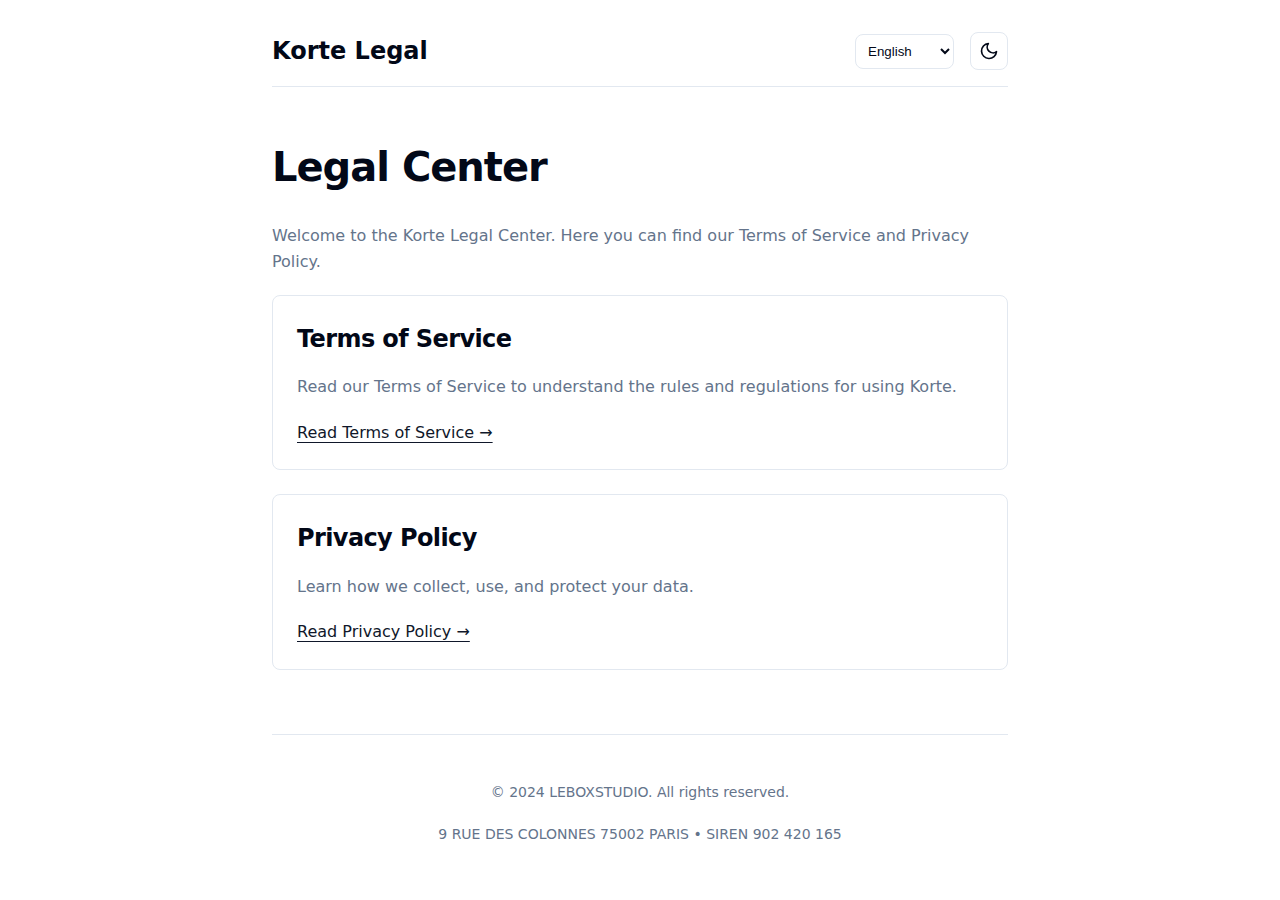
<file: index.html>
<!DOCTYPE html>
<html lang="en">
<head>
  <meta charset="UTF-8">
  <meta name="viewport" content="width=device-width, initial-scale=1.0">
  <title>Legal - Korte</title>
  <link rel="stylesheet" href="style.css">
  <link rel="icon" type="image/png" href="../korte-extension/icons/icon.png">
</head>
<body>
  <div class="container">
    <header>
      <a href="index.html" class="brand">
        Korte Legal
      </a>
      <div class="controls">
        <select id="language-select" aria-label="Select Language">
          <option value="en">English</option>
          <option value="fr">Français</option>
          <option value="de">Deutsch</option>
          <option value="es">Español</option>
          <option value="pt">Português</option>
          <option value="zh">中文</option>
        </select>
        <button id="theme-toggle" class="theme-toggle" aria-label="Toggle Theme">
          <!-- Icon injected by JS -->
        </button>
      </div>
    </header>

    <main>
      <div data-lang-content="en" class="active">
        <h1>Legal Center</h1>
        <p>Welcome to the Korte Legal Center. Here you can find our Terms of Service and Privacy Policy.</p>
        
        <div class="card">
          <h2>Terms of Service</h2>
          <p>Read our Terms of Service to understand the rules and regulations for using Korte.</p>
          <a href="cgu.html">Read Terms of Service &rarr;</a>
        </div>

        <div class="card">
          <h2>Privacy Policy</h2>
          <p>Learn how we collect, use, and protect your data.</p>
          <a href="privacy.html">Read Privacy Policy &rarr;</a>
        </div>
      </div>

      <div data-lang-content="fr">
        <h1>Centre Juridique</h1>
        <p>Bienvenue dans le Centre Juridique de Korte. Vous trouverez ici nos Conditions Générales d'Utilisation et notre Politique de Confidentialité.</p>
        
        <div class="card">
          <h2>Conditions Générales d'Utilisation</h2>
          <p>Consultez nos CGU pour comprendre les règles d'utilisation de Korte.</p>
          <a href="cgu.html">Lire les CGU &rarr;</a>
        </div>

        <div class="card">
          <h2>Politique de Confidentialité</h2>
          <p>Découvrez comment nous collectons, utilisons et protégeons vos données.</p>
          <a href="privacy.html">Lire la Politique de Confidentialité &rarr;</a>
        </div>
      </div>

      <div data-lang-content="de">
        <h1>Rechtszentrum</h1>
        <p>Willkommen im Korte Rechtszentrum. Hier finden Sie unsere Nutzungsbedingungen und Datenschutzrichtlinien.</p>
        
        <div class="card">
          <h2>Nutzungsbedingungen</h2>
          <p>Lesen Sie unsere Nutzungsbedingungen, um die Regeln für die Nutzung von Korte zu verstehen.</p>
          <a href="cgu.html">Nutzungsbedingungen lesen &rarr;</a>
        </div>

        <div class="card">
          <h2>Datenschutzrichtlinie</h2>
          <p>Erfahren Sie, wie wir Ihre Daten sammeln, verwenden und schützen.</p>
          <a href="privacy.html">Datenschutzrichtlinie lesen &rarr;</a>
        </div>
      </div>

      <div data-lang-content="es">
        <h1>Centro Legal</h1>
        <p>Bienvenido al Centro Legal de Korte. Aquí encontrará nuestros Términos de Servicio y Política de Privacidad.</p>
        
        <div class="card">
          <h2>Términos de Servicio</h2>
          <p>Lea nuestros Términos de Servicio para entender las reglas de uso de Korte.</p>
          <a href="cgu.html">Leer Términos de Servicio &rarr;</a>
        </div>

        <div class="card">
          <h2>Política de Privacidad</h2>
          <p>Aprenda cómo recopilamos, usamos y protegemos sus datos.</p>
          <a href="privacy.html">Leer Política de Privacidad &rarr;</a>
        </div>
      </div>

      <div data-lang-content="pt">
        <h1>Centro Legal</h1>
        <p>Bem-vindo ao Centro Legal Korte. Aqui você encontra nossos Termos de Serviço e Política de Privacidade.</p>
        
        <div class="card">
          <h2>Termos de Serviço</h2>
          <p>Leia nossos Termos de Serviço para entender as regras de uso do Korte.</p>
          <a href="cgu.html">Ler Termos de Serviço &rarr;</a>
        </div>

        <div class="card">
          <h2>Política de Privacidade</h2>
          <p>Saiba como coletamos, usamos e protegemos seus dados.</p>
          <a href="privacy.html">Ler Política de Privacidade &rarr;</a>
        </div>
      </div>

      <div data-lang-content="zh">
        <h1>法律中心</h1>
        <p>欢迎来到 Korte 法律中心。在这里您可以找到我们的服务条款和隐私政策。</p>
        
        <div class="card">
          <h2>服务条款</h2>
          <p>阅读我们的服务条款以了解使用 Korte 的规则和规定。</p>
          <a href="cgu.html">阅读服务条款 &rarr;</a>
        </div>

        <div class="card">
          <h2>隐私政策</h2>
          <p>了解我们如何收集、使用和保护您的数据。</p>
          <a href="privacy.html">阅读隐私政策 &rarr;</a>
        </div>
      </div>
    </main>

    <footer>
      <p>&copy; 2024 LEBOXSTUDIO. All rights reserved.</p>
      <p class="text-sm">9 RUE DES COLONNES 75002 PARIS • SIREN 902 420 165</p>
    </footer>
  </div>
  <script src="script.js"></script>
</body>
</html>
</file>
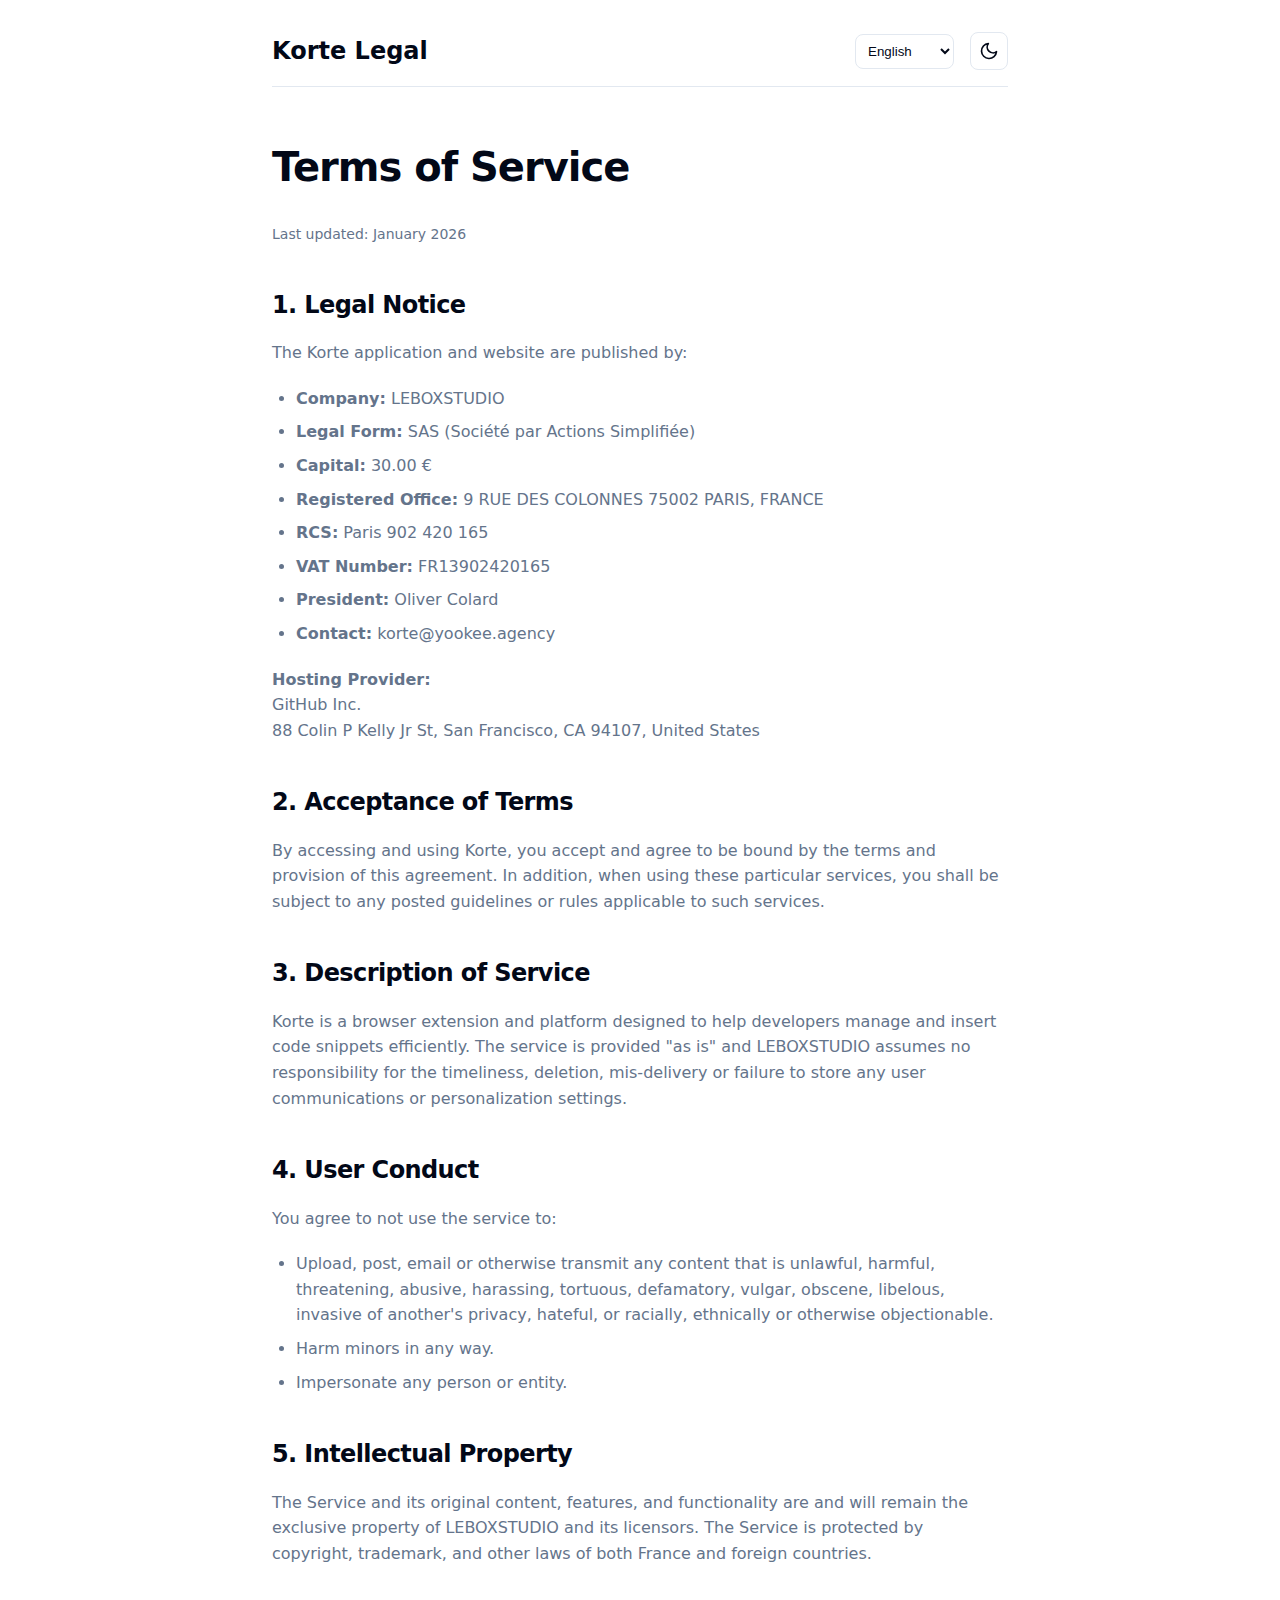
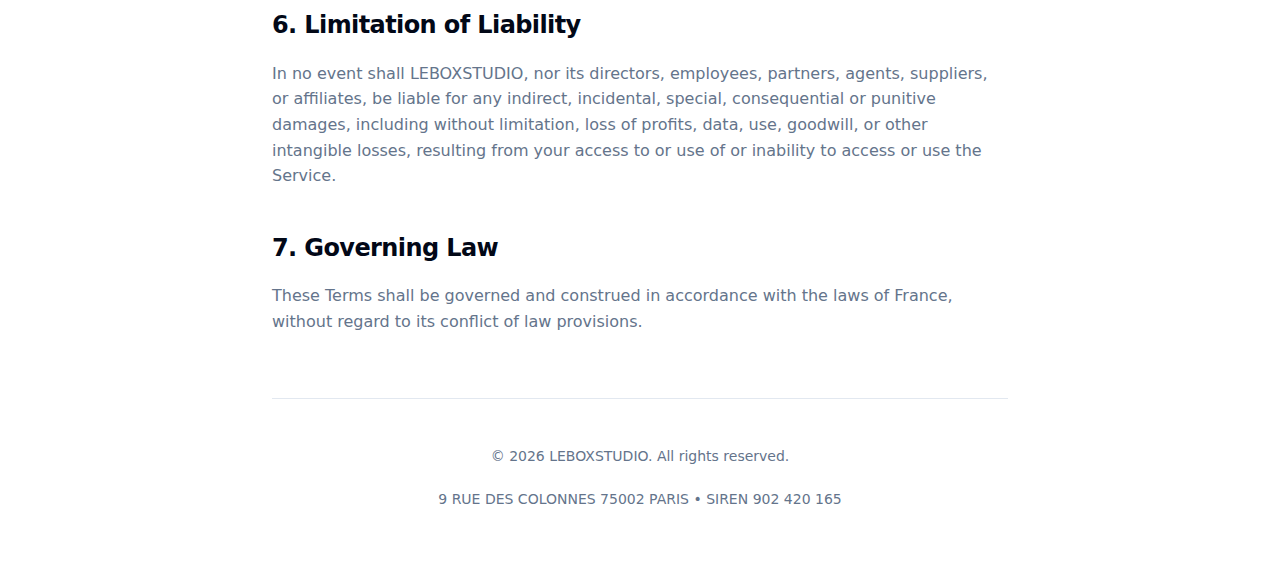
<file: cgu.html>
<!DOCTYPE html>
<html lang="en">
<head>
  <meta charset="UTF-8">
  <meta name="viewport" content="width=device-width, initial-scale=1.0">
  <title>Terms of Service - Korte</title>
  <link rel="stylesheet" href="style.css">
  <link rel="icon" type="image/png" href="../korte-extension/icons/icon.png">
</head>
<body>
  <div class="container">
    <header>
      <a href="index.html" class="brand">
        Korte Legal
      </a>
      <div class="controls">
        <select id="language-select" aria-label="Select Language">
          <option value="en">English</option>
          <option value="fr">Français</option>
          <option value="de">Deutsch</option>
          <option value="es">Español</option>
          <option value="pt">Português</option>
          <option value="zh">中文</option>
        </select>
        <button id="theme-toggle" class="theme-toggle" aria-label="Toggle Theme">
          <!-- Icon injected by JS -->
        </button>
      </div>
    </header>

    <main>
      <!-- English Content -->
      <div data-lang-content="en" class="active">
        <h1>Terms of Service</h1>
        <p class="text-sm mb-4">Last updated: January 2026</p>

        <section>
          <h2>1. Legal Notice</h2>
          <p>The Korte application and website are published by:</p>
          <ul>
            <li><strong>Company:</strong> LEBOXSTUDIO</li>
            <li><strong>Legal Form:</strong> SAS (Société par Actions Simplifiée)</li>
            <li><strong>Capital:</strong> 30.00 €</li>
            <li><strong>Registered Office:</strong> 9 RUE DES COLONNES 75002 PARIS, FRANCE</li>
            <li><strong>RCS:</strong> Paris 902 420 165</li>
            <li><strong>VAT Number:</strong> FR13902420165</li>
            <li><strong>President:</strong> Oliver Colard</li>
            <li><strong>Contact:</strong> korte@yookee.agency</li>
          </ul>
          <p><strong>Hosting Provider:</strong><br>
          GitHub Inc.<br>
          88 Colin P Kelly Jr St, San Francisco, CA 94107, United States</p>
        </section>

        <section>
          <h2>2. Acceptance of Terms</h2>
          <p>By accessing and using Korte, you accept and agree to be bound by the terms and provision of this agreement. In addition, when using these particular services, you shall be subject to any posted guidelines or rules applicable to such services.</p>
        </section>

        <section>
          <h2>3. Description of Service</h2>
          <p>Korte is a browser extension and platform designed to help developers manage and insert code snippets efficiently. The service is provided "as is" and LEBOXSTUDIO assumes no responsibility for the timeliness, deletion, mis-delivery or failure to store any user communications or personalization settings.</p>
        </section>

        <section>
          <h2>4. User Conduct</h2>
          <p>You agree to not use the service to:</p>
          <ul>
            <li>Upload, post, email or otherwise transmit any content that is unlawful, harmful, threatening, abusive, harassing, tortuous, defamatory, vulgar, obscene, libelous, invasive of another's privacy, hateful, or racially, ethnically or otherwise objectionable.</li>
            <li>Harm minors in any way.</li>
            <li>Impersonate any person or entity.</li>
          </ul>
        </section>

        <section>
          <h2>5. Intellectual Property</h2>
          <p>The Service and its original content, features, and functionality are and will remain the exclusive property of LEBOXSTUDIO and its licensors. The Service is protected by copyright, trademark, and other laws of both France and foreign countries.</p>
        </section>

        <section>
          <h2>6. Limitation of Liability</h2>
          <p>In no event shall LEBOXSTUDIO, nor its directors, employees, partners, agents, suppliers, or affiliates, be liable for any indirect, incidental, special, consequential or punitive damages, including without limitation, loss of profits, data, use, goodwill, or other intangible losses, resulting from your access to or use of or inability to access or use the Service.</p>
        </section>

        <section>
          <h2>7. Governing Law</h2>
          <p>These Terms shall be governed and construed in accordance with the laws of France, without regard to its conflict of law provisions.</p>
        </section>
      </div>

      <!-- French Content -->
      <div data-lang-content="fr">
        <h1>Conditions Générales d'Utilisation</h1>
        <p class="text-sm mb-4">Dernière mise à jour : Janvier 2026</p>

        <section>
          <h2>1. Mentions Légales</h2>
          <p>L'application et le site Korte sont édités par :</p>
          <ul>
            <li><strong>Société :</strong> LEBOXSTUDIO</li>
            <li><strong>Forme Juridique :</strong> SAS (Société par Actions Simplifiée)</li>
            <li><strong>Capital Social :</strong> 30,00 €</li>
            <li><strong>Siège Social :</strong> 9 RUE DES COLONNES 75002 PARIS, FRANCE</li>
            <li><strong>RCS :</strong> Paris 902 420 165</li>
            <li><strong>Numéro de TVA :</strong> FR13902420165</li>
            <li><strong>Président :</strong> Oliver Colard</li>
            <li><strong>Contact :</strong> korte@yookee.agency</li>
          </ul>
          <p><strong>Hébergeur :</strong><br>
          GitHub Inc.<br>
          88 Colin P Kelly Jr St, San Francisco, CA 94107, États-Unis</p>
        </section>

        <section>
          <h2>2. Acceptation des Conditions</h2>
          <p>En accédant et en utilisant Korte, vous acceptez d'être lié par les termes et dispositions du présent accord. De plus, lors de l'utilisation de ces services particuliers, vous serez soumis à toutes les directives ou règles affichées applicables à ces services.</p>
        </section>

        <section>
          <h2>3. Description du Service</h2>
          <p>Korte est une extension de navigateur et une plateforme conçue pour aider les développeurs à gérer et insérer des extraits de code efficacement. Le service est fourni "tel quel" et LEBOXSTUDIO n'assume aucune responsabilité quant à l'actualité, la suppression, la mauvaise livraison ou l'échec du stockage des communications des utilisateurs ou des paramètres de personnalisation.</p>
        </section>

        <section>
          <h2>4. Conduite de l'Utilisateur</h2>
          <p>Vous acceptez de ne pas utiliser le service pour :</p>
          <ul>
            <li>Télécharger, publier, envoyer par courrier électronique ou transmettre de toute autre manière tout contenu illégal, nuisible, menaçant, abusif, harcelant, délictuel, diffamatoire, vulgaire, obscène, calomnieux, envahissant la vie privée d'autrui, haineux, ou raciste, ethnique ou autrement répréhensible.</li>
            <li>Nuire aux mineurs de quelque manière que ce soit.</li>
            <li>Usurper l'identité d'une personne ou d'une entité.</li>
          </ul>
        </section>

        <section>
          <h2>5. Propriété Intellectuelle</h2>
          <p>Le Service et son contenu original, ses fonctionnalités et ses caractéristiques sont et resteront la propriété exclusive de LEBOXSTUDIO et de ses concédants de licence. Le Service est protégé par le droit d'auteur, les marques de commerce et d'autres lois de la France et de pays étrangers.</p>
        </section>

        <section>
          <h2>6. Limitation de Responsabilité</h2>
          <p>En aucun cas LEBOXSTUDIO, ni ses administrateurs, employés, partenaires, agents, fournisseurs ou affiliés, ne pourront être tenus responsables de tout dommage indirect, accessoire, spécial, consécutif ou punitif, y compris, sans s'y limiter, la perte de profits, de données, d'utilisation, de clientèle ou d'autres pertes intangibles, résultant de votre accès ou de votre utilisation ou de votre incapacité à accéder ou à utiliser le Service.</p>
        </section>

        <section>
          <h2>7. Droit Applicable</h2>
          <p>Ces Conditions seront régies et interprétées conformément aux lois de la France, sans égard à ses dispositions en matière de conflit de lois.</p>
        </section>
      </div>

      <!-- German Content -->
      <div data-lang-content="de">
        <h1>Nutzungsbedingungen</h1>
        <p class="text-sm mb-4">Zuletzt aktualisiert: Januar 2026</p>
        <p><em>Hinweis: Im Zweifelsfall gilt die englische Version dieser Bedingungen.</em></p>

        <section>
          <h2>1. Rechtliche Hinweise</h2>
          <p>Herausgeber:</p>
          <ul>
            <li><strong>Firma:</strong> LEBOXSTUDIO</li>
            <li><strong>Rechtsform:</strong> SAS</li>
            <li><strong>Kapital:</strong> 30,00 €</li>
            <li><strong>Sitz:</strong> 9 RUE DES COLONNES 75002 PARIS, FRANCE</li>
            <li><strong>RCS:</strong> Paris 902 420 165</li>
            <li><strong>Präsident:</strong> Oliver Colard</li>
          </ul>
        </section>

        <section>
          <h2>2. Annahme der Bedingungen</h2>
          <p>Durch den Zugriff auf Korte erklären Sie sich mit diesen Bedingungen einverstanden.</p>
        </section>
        
        <p><em>(Für die vollständigen Bedingungen wechseln Sie bitte zur englischen oder französischen Version.)</em></p>
      </div>

      <!-- Spanish Content -->
      <div data-lang-content="es">
        <h1>Términos de Servicio</h1>
        <p class="text-sm mb-4">Última actualización: Enero 2026</p>
        <p><em>Nota: En caso de discrepancia, prevalecerá la versión en inglés.</em></p>

        <section>
          <h2>1. Aviso Legal</h2>
          <p>Editor:</p>
          <ul>
            <li><strong>Empresa:</strong> LEBOXSTUDIO</li>
            <li><strong>Forma Jurídica:</strong> SAS</li>
            <li><strong>Capital:</strong> 30,00 €</li>
            <li><strong>Domicilio Social:</strong> 9 RUE DES COLONNES 75002 PARIS, FRANCE</li>
            <li><strong>RCS:</strong> Paris 902 420 165</li>
            <li><strong>Presidente:</strong> Oliver Colard</li>
          </ul>
        </section>

        <section>
          <h2>2. Aceptación de los Términos</h2>
          <p>Al acceder a Korte, usted acepta estar sujeto a estos términos.</p>
        </section>

        <p><em>(Para ver los términos completos, por favor cambie a la versión en inglés o francés.)</em></p>
      </div>

      <!-- Portuguese Content -->
      <div data-lang-content="pt">
        <h1>Termos de Serviço</h1>
        <p class="text-sm mb-4">Última atualização: Janeiro 2026</p>
        <p><em>Nota: Em caso de discrepância, a versão em inglês prevalecerá.</em></p>

        <section>
          <h2>1. Aviso Legal</h2>
          <p>Editor:</p>
          <ul>
            <li><strong>Empresa:</strong> LEBOXSTUDIO</li>
            <li><strong>Forma Jurídica:</strong> SAS</li>
            <li><strong>Capital:</strong> 30,00 €</li>
            <li><strong>Sede:</strong> 9 RUE DES COLONNES 75002 PARIS, FRANCE</li>
            <li><strong>RCS:</strong> Paris 902 420 165</li>
            <li><strong>Presidente:</strong> Oliver Colard</li>
          </ul>
        </section>

        <section>
          <h2>2. Aceitação dos Termos</h2>
          <p>Ao acessar o Korte, você concorda em ficar vinculado a estes termos.</p>
        </section>

        <p><em>(Para os termos completos, por favor mude para a versão em inglês ou francês.)</em></p>
      </div>

      <!-- Chinese Content -->
      <div data-lang-content="zh">
        <h1>服务条款</h1>
        <p class="text-sm mb-4">最后更新：2026年1月</p>
        <p><em>注意：如有歧义，以英文版本为准。</em></p>

        <section>
          <h2>1. 法律声明</h2>
          <p>发行方：</p>
          <ul>
            <li><strong>公司：</strong> LEBOXSTUDIO</li>
            <li><strong>法律形式：</strong> SAS</li>
            <li><strong>注册资本：</strong> 30.00 €</li>
            <li><strong>注册地址：</strong> 9 RUE DES COLONNES 75002 PARIS, FRANCE</li>
            <li><strong>RCS：</strong> Paris 902 420 165</li>
            <li><strong>总裁：</strong> Oliver Colard</li>
          </ul>
        </section>

        <section>
          <h2>2. 接受条款</h2>
          <p>访问 Korte 即表示您同意受这些条款的约束。</p>
        </section>

        <p><em>(如需完整条款，请切换至英文或法文版本。)</em></p>
      </div>

    </main>

    <footer>
      <p>&copy; 2026 LEBOXSTUDIO. All rights reserved.</p>
      <p class="text-sm">9 RUE DES COLONNES 75002 PARIS • SIREN 902 420 165</p>
    </footer>
  </div>
  <script src="script.js"></script>
</body>
</html>
</file>
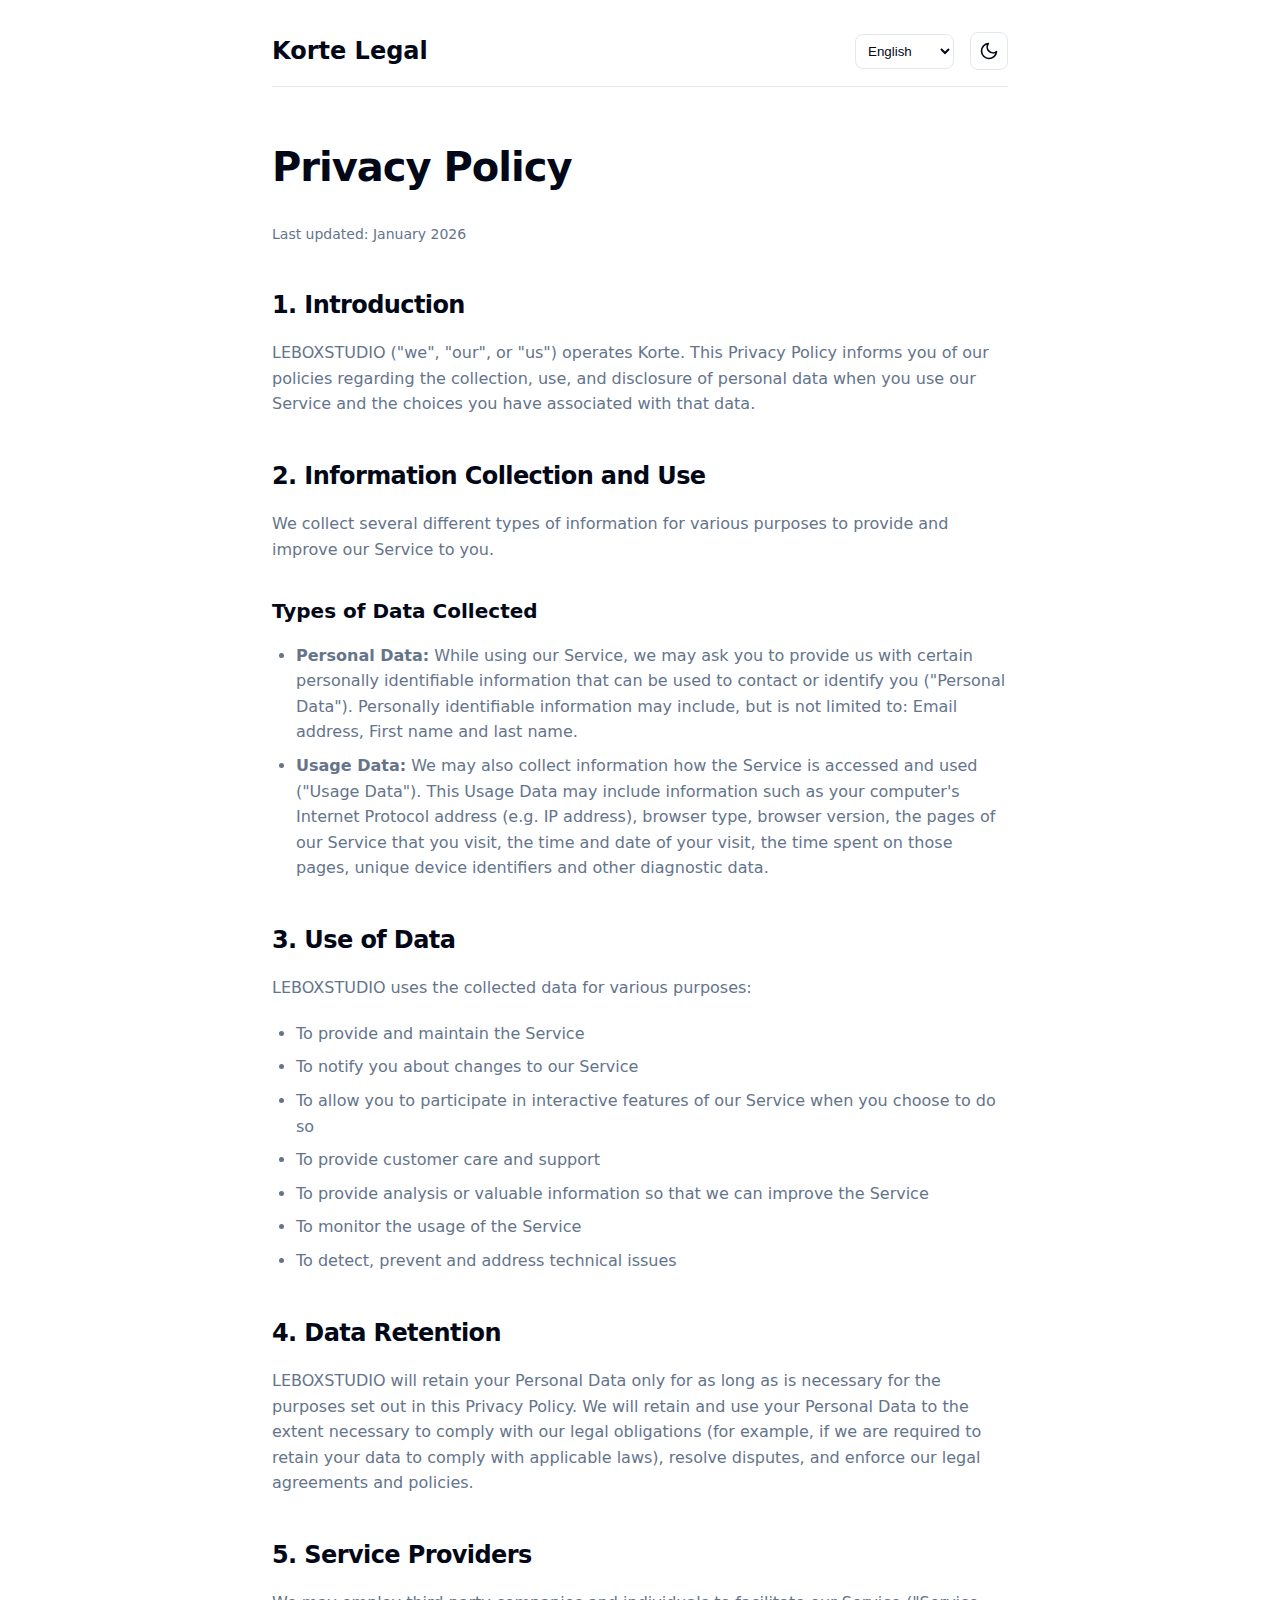
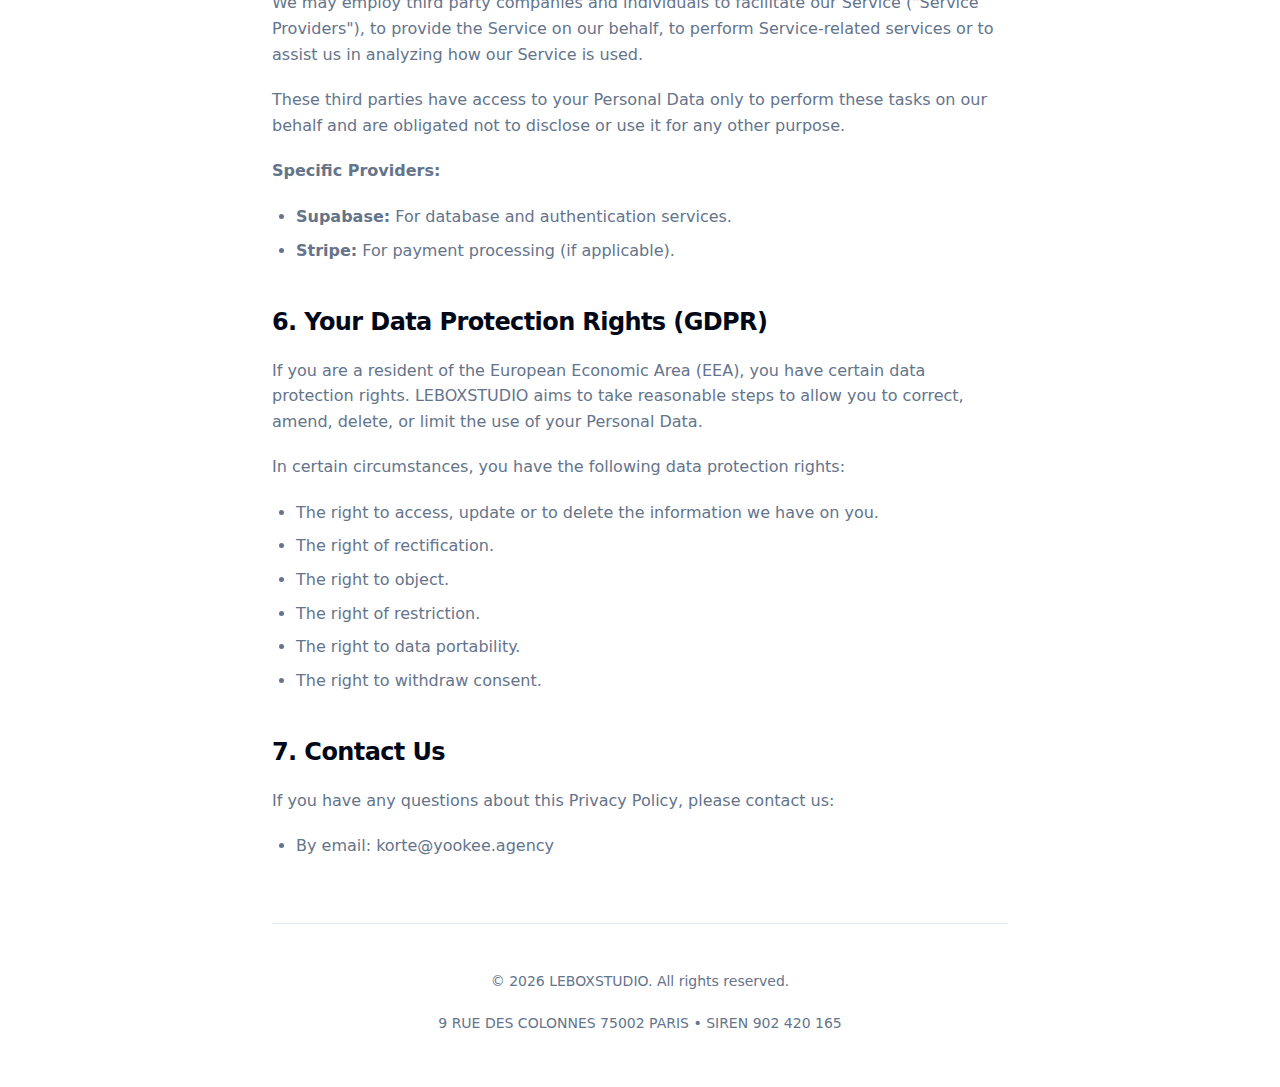
<file: privacy.html>
<!DOCTYPE html>
<html lang="en">
<head>
  <meta charset="UTF-8">
  <meta name="viewport" content="width=device-width, initial-scale=1.0">
  <title>Privacy Policy - Korte</title>
  <link rel="stylesheet" href="style.css">
  <link rel="icon" type="image/png" href="../korte-extension/icons/icon.png">
</head>
<body>
  <div class="container">
    <header>
      <a href="index.html" class="brand">
        Korte Legal
      </a>
      <div class="controls">
        <select id="language-select" aria-label="Select Language">
          <option value="en">English</option>
          <option value="fr">Français</option>
          <option value="de">Deutsch</option>
          <option value="es">Español</option>
          <option value="pt">Português</option>
          <option value="zh">中文</option>
        </select>
        <button id="theme-toggle" class="theme-toggle" aria-label="Toggle Theme">
          <!-- Icon injected by JS -->
        </button>
      </div>
    </header>

    <main>
      <!-- English Content -->
      <div data-lang-content="en" class="active">
        <h1>Privacy Policy</h1>
        <p class="text-sm mb-4">Last updated: January 2026</p>

        <section>
          <h2>1. Introduction</h2>
          <p>LEBOXSTUDIO ("we", "our", or "us") operates Korte. This Privacy Policy informs you of our policies regarding the collection, use, and disclosure of personal data when you use our Service and the choices you have associated with that data.</p>
        </section>

        <section>
          <h2>2. Information Collection and Use</h2>
          <p>We collect several different types of information for various purposes to provide and improve our Service to you.</p>
          <h3>Types of Data Collected</h3>
          <ul>
            <li><strong>Personal Data:</strong> While using our Service, we may ask you to provide us with certain personally identifiable information that can be used to contact or identify you ("Personal Data"). Personally identifiable information may include, but is not limited to: Email address, First name and last name.</li>
            <li><strong>Usage Data:</strong> We may also collect information how the Service is accessed and used ("Usage Data"). This Usage Data may include information such as your computer's Internet Protocol address (e.g. IP address), browser type, browser version, the pages of our Service that you visit, the time and date of your visit, the time spent on those pages, unique device identifiers and other diagnostic data.</li>
          </ul>
        </section>

        <section>
          <h2>3. Use of Data</h2>
          <p>LEBOXSTUDIO uses the collected data for various purposes:</p>
          <ul>
            <li>To provide and maintain the Service</li>
            <li>To notify you about changes to our Service</li>
            <li>To allow you to participate in interactive features of our Service when you choose to do so</li>
            <li>To provide customer care and support</li>
            <li>To provide analysis or valuable information so that we can improve the Service</li>
            <li>To monitor the usage of the Service</li>
            <li>To detect, prevent and address technical issues</li>
          </ul>
        </section>

        <section>
          <h2>4. Data Retention</h2>
          <p>LEBOXSTUDIO will retain your Personal Data only for as long as is necessary for the purposes set out in this Privacy Policy. We will retain and use your Personal Data to the extent necessary to comply with our legal obligations (for example, if we are required to retain your data to comply with applicable laws), resolve disputes, and enforce our legal agreements and policies.</p>
        </section>

        <section>
          <h2>5. Service Providers</h2>
          <p>We may employ third party companies and individuals to facilitate our Service ("Service Providers"), to provide the Service on our behalf, to perform Service-related services or to assist us in analyzing how our Service is used.</p>
          <p>These third parties have access to your Personal Data only to perform these tasks on our behalf and are obligated not to disclose or use it for any other purpose.</p>
          <p><strong>Specific Providers:</strong></p>
          <ul>
            <li><strong>Supabase:</strong> For database and authentication services.</li>
            <li><strong>Stripe:</strong> For payment processing (if applicable).</li>
          </ul>
        </section>

        <section>
          <h2>6. Your Data Protection Rights (GDPR)</h2>
          <p>If you are a resident of the European Economic Area (EEA), you have certain data protection rights. LEBOXSTUDIO aims to take reasonable steps to allow you to correct, amend, delete, or limit the use of your Personal Data.</p>
          <p>In certain circumstances, you have the following data protection rights:</p>
          <ul>
            <li>The right to access, update or to delete the information we have on you.</li>
            <li>The right of rectification.</li>
            <li>The right to object.</li>
            <li>The right of restriction.</li>
            <li>The right to data portability.</li>
            <li>The right to withdraw consent.</li>
          </ul>
        </section>

        <section>
          <h2>7. Contact Us</h2>
          <p>If you have any questions about this Privacy Policy, please contact us:</p>
          <ul>
            <li>By email: korte@yookee.agency</li>
          </ul>
        </section>
      </div>

      <!-- French Content -->
      <div data-lang-content="fr">
        <h1>Politique de Confidentialité</h1>
        <p class="text-sm mb-4">Dernière mise à jour : Janvier 2026</p>

        <section>
          <h2>1. Introduction</h2>
          <p>LEBOXSTUDIO ("nous", "notre" ou "nos") exploite Korte. Cette page vous informe de nos politiques concernant la collecte, l'utilisation et la divulgation des données personnelles lorsque vous utilisez notre Service et les choix que vous avez associés à ces données.</p>
        </section>

        <section>
          <h2>2. Collecte et Utilisation des Informations</h2>
          <p>Nous collectons plusieurs types d'informations à diverses fins pour vous fournir et améliorer notre Service.</p>
          <h3>Types de Données Collectées</h3>
          <ul>
            <li><strong>Données Personnelles :</strong> Lors de l'utilisation de notre Service, nous pouvons vous demander de nous fournir certaines informations personnelles identifiables qui peuvent être utilisées pour vous contacter ou vous identifier ("Données Personnelles"). Cela peut inclure : Adresse email, Prénom et nom.</li>
            <li><strong>Données d'Utilisation :</strong> Nous pouvons également collecter des informations sur la façon dont le Service est consulté et utilisé ("Données d'Utilisation"). Ces Données d'Utilisation peuvent inclure des informations telles que l'adresse de protocole Internet de votre ordinateur (par exemple, l'adresse IP), le type de navigateur, la version du navigateur, les pages de notre Service que vous visitez, l'heure et la date de votre visite, le temps passé sur ces pages, les identifiants uniques de l'appareil et d'autres données de diagnostic.</li>
          </ul>
        </section>

        <section>
          <h2>3. Utilisation des Données</h2>
          <p>LEBOXSTUDIO utilise les données collectées à diverses fins :</p>
          <ul>
            <li>Pour fournir et maintenir le Service</li>
            <li>Pour vous informer des changements apportés à notre Service</li>
            <li>Pour vous permettre de participer aux fonctionnalités interactives de notre Service lorsque vous choisissez de le faire</li>
            <li>Pour fournir un service client et un support</li>
            <li>Pour fournir des analyses ou des informations précieuses afin que nous puissions améliorer le Service</li>
            <li>Pour surveiller l'utilisation du Service</li>
            <li>Pour détecter, prévenir et résoudre les problèmes techniques</li>
          </ul>
        </section>

        <section>
          <h2>4. Conservation des Données</h2>
          <p>LEBOXSTUDIO ne conservera vos Données Personnelles que le temps nécessaire aux fins énoncées dans la présente Politique de Confidentialité. Nous conserverons et utiliserons vos Données Personnelles dans la mesure nécessaire pour nous conformer à nos obligations légales (par exemple, si nous sommes tenus de conserver vos données pour nous conformer aux lois applicables), résoudre les litiges et faire respecter nos accords juridiques et nos politiques.</p>
        </section>

        <section>
          <h2>5. Fournisseurs de Services</h2>
          <p>Nous pouvons employer des sociétés tierces et des particuliers pour faciliter notre Service ("Fournisseurs de Services"), pour fournir le Service en notre nom, pour effectuer des services liés au Service ou pour nous aider à analyser la façon dont notre Service est utilisé.</p>
          <p><strong>Fournisseurs Spécifiques :</strong></p>
          <ul>
            <li><strong>Supabase :</strong> Pour les services de base de données et d'authentification.</li>
            <li><strong>Stripe :</strong> Pour le traitement des paiements (le cas échéant).</li>
          </ul>
        </section>

        <section>
          <h2>6. Vos Droits de Protection des Données (RGPD)</h2>
          <p>Si vous êtes un résident de l'Espace Économique Européen (EEE), vous avez certains droits de protection des données. LEBOXSTUDIO vise à prendre des mesures raisonnables pour vous permettre de corriger, modifier, supprimer ou limiter l'utilisation de vos Données Personnelles.</p>
          <p>Dans certaines circonstances, vous avez les droits de protection des données suivants :</p>
          <ul>
            <li>Le droit d'accéder, de mettre à jour ou de supprimer les informations que nous avons sur vous.</li>
            <li>Le droit de rectification.</li>
            <li>Le droit d'opposition.</li>
            <li>Le droit de restriction.</li>
            <li>Le droit à la portabilité des données.</li>
            <li>Le droit de retirer son consentement.</li>
          </ul>
        </section>

        <section>
          <h2>7. Nous Contacter</h2>
          <p>Si vous avez des questions sur cette Politique de Confidentialité, veuillez nous contacter :</p>
          <ul>
            <li>Par email : korte@yookee.agency</li>
          </ul>
        </section>
      </div>

      <!-- German Content -->
      <div data-lang-content="de">
        <h1>Datenschutzrichtlinie</h1>
        <p class="text-sm mb-4">Zuletzt aktualisiert: Januar 2026</p>
        <p><em>Hinweis: Im Zweifelsfall gilt die englische Version dieser Richtlinie.</em></p>

        <section>
          <h2>1. Einführung</h2>
          <p>LEBOXSTUDIO betreibt Korte. Diese Seite informiert Sie über unsere Richtlinien bezüglich der Erfassung, Verwendung und Offenlegung personenbezogener Daten.</p>
        </section>

        <section>
          <h2>2. Datenerfassung und Nutzung</h2>
          <p>Wir erfassen verschiedene Arten von Informationen, einschließlich personenbezogener Daten (E-Mail, Name) und Nutzungsdaten, um unseren Service bereitzustellen und zu verbessern.</p>
        </section>

        <section>
          <h2>3. Ihre Rechte (DSGVO)</h2>
          <p>Wenn Sie im Europäischen Wirtschaftsraum (EWR) ansässig sind, haben Sie bestimmte Datenschutzrechte, einschließlich des Rechts auf Zugriff, Berichtigung und Löschung Ihrer Daten.</p>
        </section>

        <p><em>(Für die vollständige Richtlinie wechseln Sie bitte zur englischen oder französischen Version.)</em></p>
      </div>

      <!-- Spanish Content -->
      <div data-lang-content="es">
        <h1>Política de Privacidad</h1>
        <p class="text-sm mb-4">Última actualización: Enero 2026</p>
        <p><em>Nota: En caso de discrepancia, prevalecerá la versión en inglés.</em></p>

        <section>
          <h2>1. Introducción</h2>
          <p>LEBOXSTUDIO opera Korte. Esta página le informa sobre nuestras políticas con respecto a la recopilación, uso y divulgación de datos personales.</p>
        </section>

        <section>
          <h2>2. Recopilación y Uso de Información</h2>
          <p>Recopilamos varios tipos de información, incluidos Datos Personales (correo electrónico, nombre) y Datos de Uso, para proporcionar y mejorar nuestro Servicio.</p>
        </section>

        <section>
          <h2>3. Sus Derechos (RGPD)</h2>
          <p>Si es residente del Espacio Económico Europeo (EEE), tiene ciertos derechos de protección de datos, incluido el derecho a acceder, rectificar y eliminar sus datos.</p>
        </section>

        <p><em>(Para ver la política completa, por favor cambie a la versión en inglés o francés.)</em></p>
      </div>

      <!-- Portuguese Content -->
      <div data-lang-content="pt">
        <h1>Política de Privacidade</h1>
        <p class="text-sm mb-4">Última atualização: Janeiro 2026</p>
        <p><em>Nota: Em caso de discrepância, a versão em inglês prevalecerá.</em></p>

        <section>
          <h2>1. Introdução</h2>
          <p>A LEBOXSTUDIO opera o Korte. Esta página informa sobre nossas políticas relativas à coleta, uso e divulgação de dados pessoais.</p>
        </section>

        <section>
          <h2>2. Coleta e Uso de Informações</h2>
          <p>Coletamos vários tipos de informações, incluindo Dados Pessoais (e-mail, nome) e Dados de Uso, para fornecer e melhorar nosso Serviço.</p>
        </section>

        <section>
          <h2>3. Seus Direitos (GDPR)</h2>
          <p>Se você reside no Espaço Econômico Europeu (EEE), tem certos direitos de proteção de dados, incluindo o direito de acessar, retificar e excluir seus dados.</p>
        </section>

        <p><em>(Para a política completa, por favor mude para a versão em inglês ou francês.)</em></p>
      </div>

      <!-- Chinese Content -->
      <div data-lang-content="zh">
        <h1>隐私政策</h1>
        <p class="text-sm mb-4">最后更新：2026年1月</p>
        <p><em>注意：如有歧义，以英文版本为准。</em></p>

        <section>
          <h2>1. 介绍</h2>
          <p>LEBOXSTUDIO 运营 Korte。本页面旨在告知您关于我们收集、使用和披露个人数据的政策。</p>
        </section>

        <section>
          <h2>2. 信息收集与使用</h2>
          <p>我们收集多种类型的信息，包括个人数据（电子邮件、姓名）和使用数据，以提供和改进我们的服务。</p>
        </section>

        <section>
          <h2>3. 您的权利 (GDPR)</h2>
          <p>如果您是欧洲经济区 (EEA) 的居民，您拥有某些数据保护权利，包括访问、更正和删除您的数据的权利。</p>
        </section>

        <p><em>(如需完整政策，请切换至英文或法文版本。)</em></p>
      </div>

    </main>

    <footer>
      <p>&copy; 2026 LEBOXSTUDIO. All rights reserved.</p>
      <p class="text-sm">9 RUE DES COLONNES 75002 PARIS • SIREN 902 420 165</p>
    </footer>
  </div>
  <script src="script.js"></script>
</body>
</html>
</file>
<file: style.css>
:root {
  /* Light Mode Variables */
  --background: 0 0% 100%;
  --foreground: 222.2 84% 4.9%;
  --card: 0 0% 100%;
  --card-foreground: 222.2 84% 4.9%;
  --popover: 0 0% 100%;
  --popover-foreground: 222.2 84% 4.9%;
  --primary: 222.2 47.4% 11.2%;
  --primary-foreground: 210 40% 98%;
  --secondary: 210 40% 96.1%;
  --secondary-foreground: 222.2 47.4% 11.2%;
  --muted: 210 40% 96.1%;
  --muted-foreground: 215.1 16.3% 46.9%;
  --accent: 210 40% 96.1%;
  --accent-foreground: 222.2 47.4% 11.2%;
  --destructive: 0 84.2% 60.2%;
  --destructive-foreground: 210 40% 98%;
  --border: 214.3 31.8% 91.4%;
  --input: 214.3 31.8% 91.4%;
  --ring: 222.2 84% 4.9%;
  --radius: 0.5rem;

  --font-sans: ui-sans-serif, system-ui, -apple-system, BlinkMacSystemFont, "Segoe UI", Roboto, "Helvetica Neue", Arial, sans-serif;
}

.dark {
  /* Dark Mode Variables */
  --background: 222.2 84% 4.9%;
  --foreground: 210 40% 98%;
  --card: 222.2 84% 4.9%;
  --card-foreground: 210 40% 98%;
  --popover: 222.2 84% 4.9%;
  --popover-foreground: 210 40% 98%;
  --primary: 210 40% 98%;
  --primary-foreground: 222.2 47.4% 11.2%;
  --secondary: 217.2 32.6% 17.5%;
  --secondary-foreground: 210 40% 98%;
  --muted: 217.2 32.6% 17.5%;
  --muted-foreground: 215 20.2% 65.1%;
  --accent: 217.2 32.6% 17.5%;
  --accent-foreground: 210 40% 98%;
  --destructive: 0 62.8% 30.6%;
  --destructive-foreground: 210 40% 98%;
  --border: 217.2 32.6% 17.5%;
  --input: 217.2 32.6% 17.5%;
  --ring: 212.7 26.8% 83.9%;
}

* {
  box-sizing: border-box;
  border-color: hsl(var(--border));
}

body {
  margin: 0;
  font-family: var(--font-sans);
  background-color: hsl(var(--background));
  color: hsl(var(--foreground));
  line-height: 1.6;
  transition: background-color 0.3s, color 0.3s;
}

.container {
  max-width: 800px;
  margin: 0 auto;
  padding: 2rem;
}

header {
  display: flex;
  justify-content: space-between;
  align-items: center;
  margin-bottom: 3rem;
  padding-bottom: 1rem;
  border-bottom: 1px solid hsl(var(--border));
}

.brand {
  font-size: 1.5rem;
  font-weight: 700;
  color: hsl(var(--foreground));
  text-decoration: none;
  display: flex;
  align-items: center;
  gap: 0.5rem;
}

.controls {
  display: flex;
  gap: 1rem;
  align-items: center;
}

select {
  padding: 0.5rem;
  border-radius: var(--radius);
  border: 1px solid hsl(var(--border));
  background-color: hsl(var(--background));
  color: hsl(var(--foreground));
  cursor: pointer;
}

button.theme-toggle {
  background: none;
  border: 1px solid hsl(var(--border));
  border-radius: var(--radius);
  padding: 0.5rem;
  cursor: pointer;
  color: hsl(var(--foreground));
  display: flex;
  align-items: center;
  justify-content: center;
}

button.theme-toggle:hover {
  background-color: hsl(var(--accent));
}

h1 {
  font-size: 2.5rem;
  font-weight: 800;
  margin-bottom: 1.5rem;
  letter-spacing: -0.025em;
}

h2 {
  font-size: 1.5rem;
  font-weight: 700;
  margin-top: 2.5rem;
  margin-bottom: 1rem;
  letter-spacing: -0.025em;
}

h3 {
  font-size: 1.25rem;
  font-weight: 600;
  margin-top: 2rem;
  margin-bottom: 0.75rem;
}

p, ul, ol {
  margin-bottom: 1.25rem;
  color: hsl(var(--muted-foreground));
}

ul, ol {
  padding-left: 1.5rem;
}

li {
  margin-bottom: 0.5rem;
}

a {
  color: hsl(var(--primary));
  text-decoration: underline;
  text-underline-offset: 4px;
}

a:hover {
  color: hsl(var(--primary) / 0.8);
}

.card {
  border: 1px solid hsl(var(--border));
  border-radius: var(--radius);
  padding: 1.5rem;
  margin-bottom: 1.5rem;
  background-color: hsl(var(--card));
  color: hsl(var(--card-foreground));
  transition: transform 0.2s;
}

.card:hover {
  transform: translateY(-2px);
  box-shadow: 0 4px 6px -1px rgb(0 0 0 / 0.1), 0 2px 4px -2px rgb(0 0 0 / 0.1);
}

.card h2 {
  margin-top: 0;
}

footer {
  margin-top: 4rem;
  padding-top: 2rem;
  border-top: 1px solid hsl(var(--border));
  text-align: center;
  font-size: 0.875rem;
  color: hsl(var(--muted-foreground));
}

/* Language Visibility */
[data-lang-content] {
  display: none;
}

[data-lang-content].active {
  display: block;
}

/* Utility */
.text-sm {
  font-size: 0.875rem;
}
.font-bold {
  font-weight: 700;
}
.mb-4 {
  margin-bottom: 1rem;
}
.mt-8 {
  margin-top: 2rem;
}
</file>
